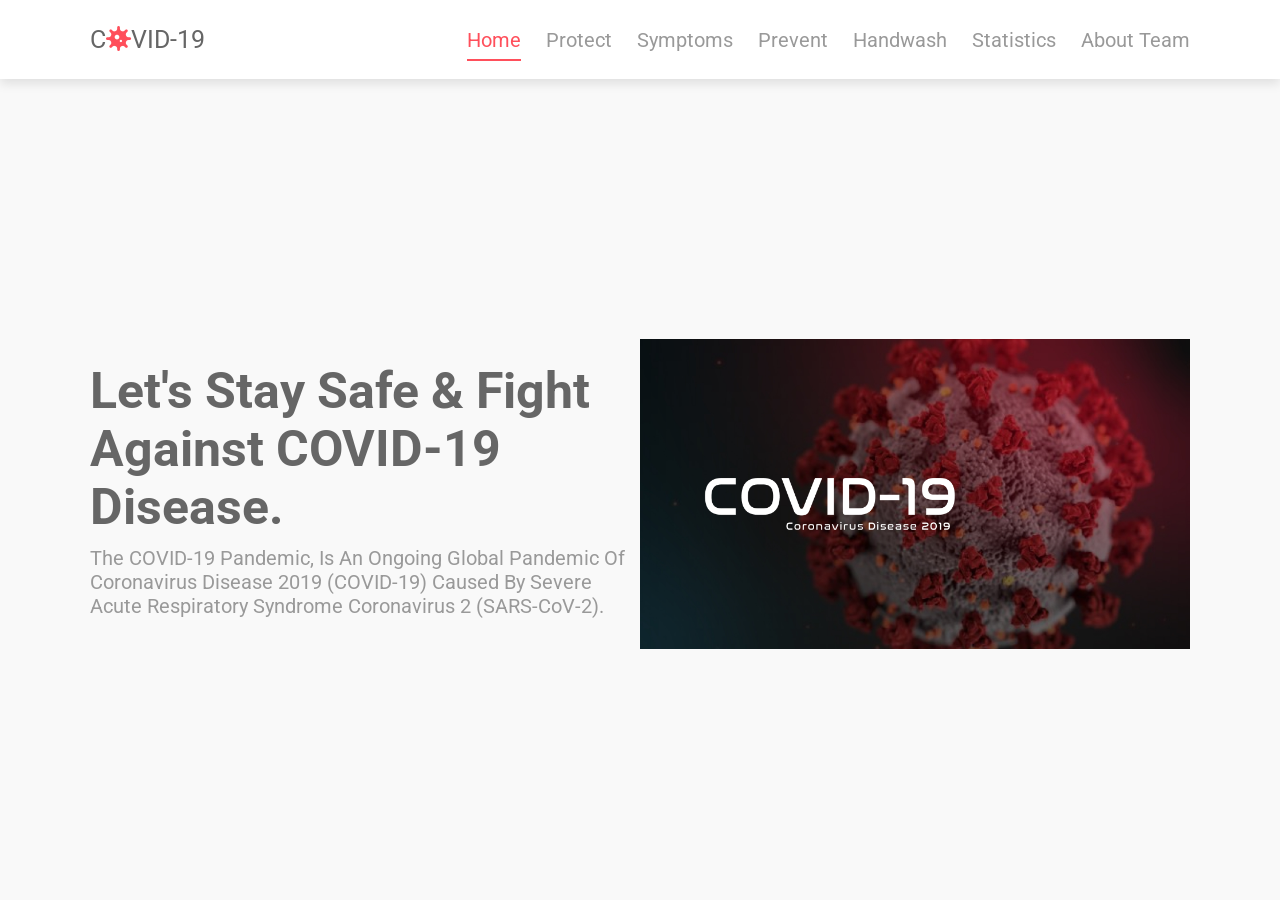
<file: index.html>
<!DOCTYPE html>
<html lang="en">
<head>
    <meta charset="UTF-8">
    <meta name="viewport" content="width=device-width, initial-scale=1.0">
    <title> Covid-19 Website </title>

<!-- font awesome cdn link  -->
    <link rel="stylesheet" href="https://cdnjs.cloudflare.com/ajax/libs/font-awesome/5.15.3/css/all.min.css">
    <!-- custom css file link  -->
    <link rel="stylesheet" href="css/style.css">

</head>
<body>
    
<!-- header section starts  -->

<header>

    <a href="#" class="logo">c<span class="fas fa-virus"></span>VID-19</a>

    <div id="menu" class="fas fa-bars"></div>

    <nav class="navbar">
        <ul>
            <li><a class="active" href="index.html">home</a></li>
            <li><a href="protect.html">protect</a></li>
            <li><a href="symptoms.html">symptoms</a></li>
            <li><a href="prevent.html">prevent</a></li>
            <li><a href="handwash.html">handwash</a></li>
            <li><a href="CT/index.html">Statistics</a></li>
            <li><a href="aboutus.html">About Team</a></li>
        </ul>
    </nav>

</header>

<!-- header section ends -->

<!-- home section starts  -->

<section class="home" id="home">

    <div class="content">

        <h3>Let's Stay Safe & Fight Against COVID-19 Disease.</h3>
        <p>The COVID-19 pandemic, is an ongoing global pandemic of coronavirus disease 2019 (COVID-19) caused by severe acute respiratory syndrome coronavirus 2 (SARS-CoV-2). </p>

    </div>

    <div class="image">
        <img src="images/cv.jpg" alt="">
    </div>

</section>
<!-- home section ends -->
    

</body>
</html>
</file>
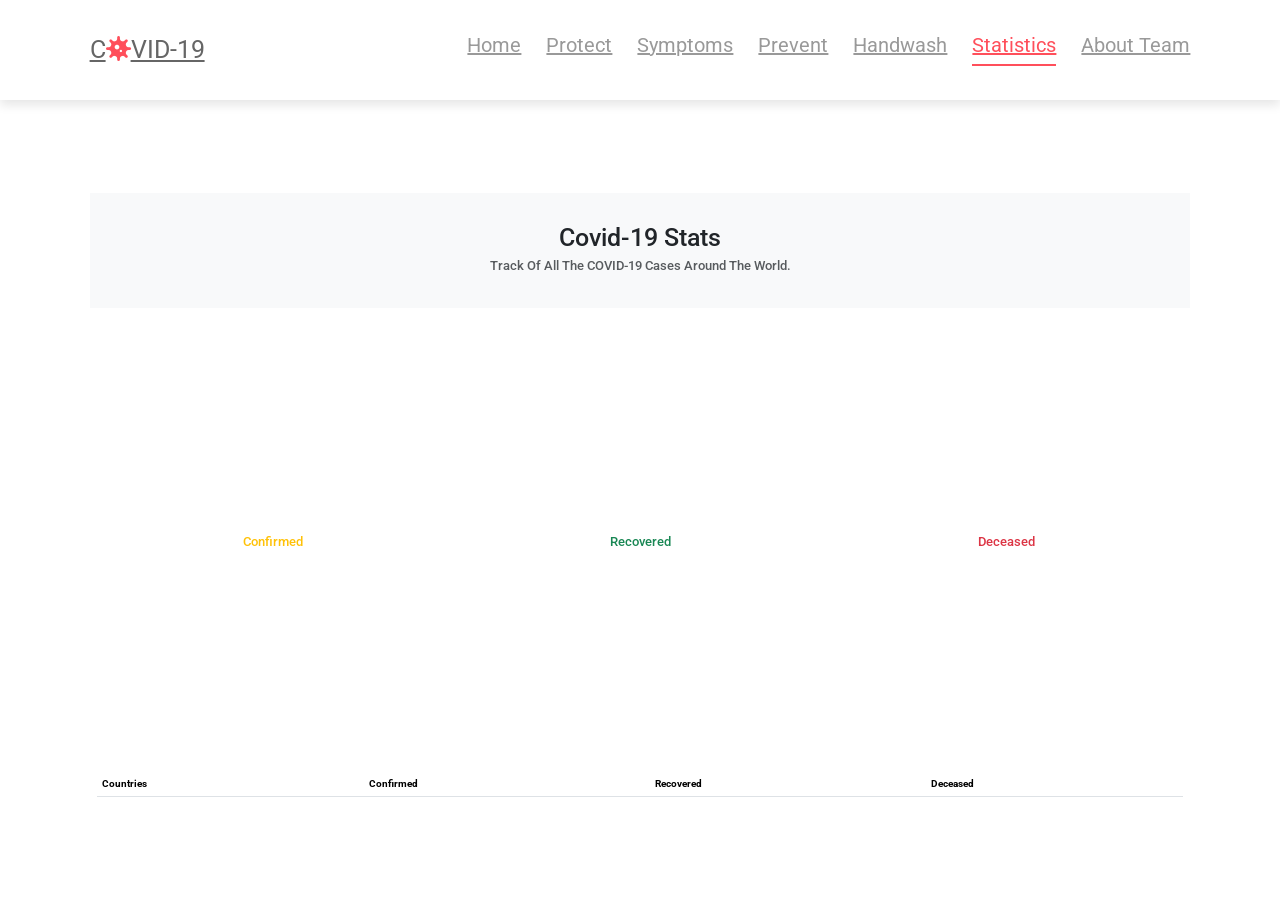
<file: CT/index.html>
<!DOCTYPE html>
<html lang="en">
<head>
    <meta charset="UTF-8">
    <meta name="viewport" content="width=device-width, initial-scale=1.0">
  <link rel="stylesheet" href="css/style.css">


   <!-- font awesome cdn link  -->
    <link rel="stylesheet" href="https://cdnjs.cloudflare.com/ajax/libs/font-awesome/5.15.3/css/all.min.css">

    
   <link rel="stylesheet" href="https://cdn.jsdelivr.net/npm/bootstrap@5.0.1/dist/css/bootstrap.min.css" integrity="sha384-+0n0xVW2eSR5OomGNYDnhzAbDsOXxcvSN1TPprVMTNDbiYZCxYbOOl7+AMvyTG2x" crossorigin="anonymous">

   <title>Covid-19 Tracker</title>
</head>
<body>
<header>

    <a href="#" class="logo">c<span class="fas fa-virus"></span>VID-19</a>

    <div id="menu" class="fas fa-bars"></div>

    <nav class="navbar">
        <ul>
            <li><a href="../index.html">home</a></li>
            <li><a href="../protect.html">protect</a></li>
            <li><a href="../symptoms.html">symptoms</a></li>
            <li><a href="../index.html">prevent</a></li>
            <li><a href="../handwash.html">handwash</a></li>
            <li><a class="active" href="index.html">Statistics</a></li>
            <li><a href="../aboutus.html">About Team</a></li>
     
        </ul>
    </nav>

</header>

<!-- header section ends -->
<!-- home section starts  -->

<section class="home" id="home">

    <div class="content">

       
    <div class="container-fluid bg-light p-5 text-center my-3">
        <h1 class="">Covid-19 Stats</h1>
        <h5 class="text-muted">Track of all the COVID-19 cases around the world.</h5>
    </div>
        </div>
      <div class="container my-5">
        <div class="row text-center">
            <div class="col-4 text-warning">
                <h5>Confirmed</h5>
                <div id="cnf"></div>
            </div>
            <div class="col-4 text-success">
                <h5>Recovered</h5>
                <div id="rec"></div>
            </div>
            <div class="col-4 text-danger">
                <h5>Deceased</h5>
                <div id="deth"></div>
            </div>
        </div>
    </div>


    <div class="container-fluid">
        <div class="table-responsive">
            <table class="table">
                <thead class="thead-dark">
                    <tr>
                        <th scope="col">Countries</th>
                        <th scope="col">Confirmed</th>
                        <th scope="col">Recovered</th>
                        <th scope="col">Deceased</th>
                    </tr>
                </thead>
               
                <tbody id="dataBody">
                    <!-- Data will be dynamically added here -->
                </tbody>
            </table>
        </div>
    </div>

    </div>

   

</section>
<!-- home section ends -->
<script src="index.js"></script>


</body>
</html>
</file>
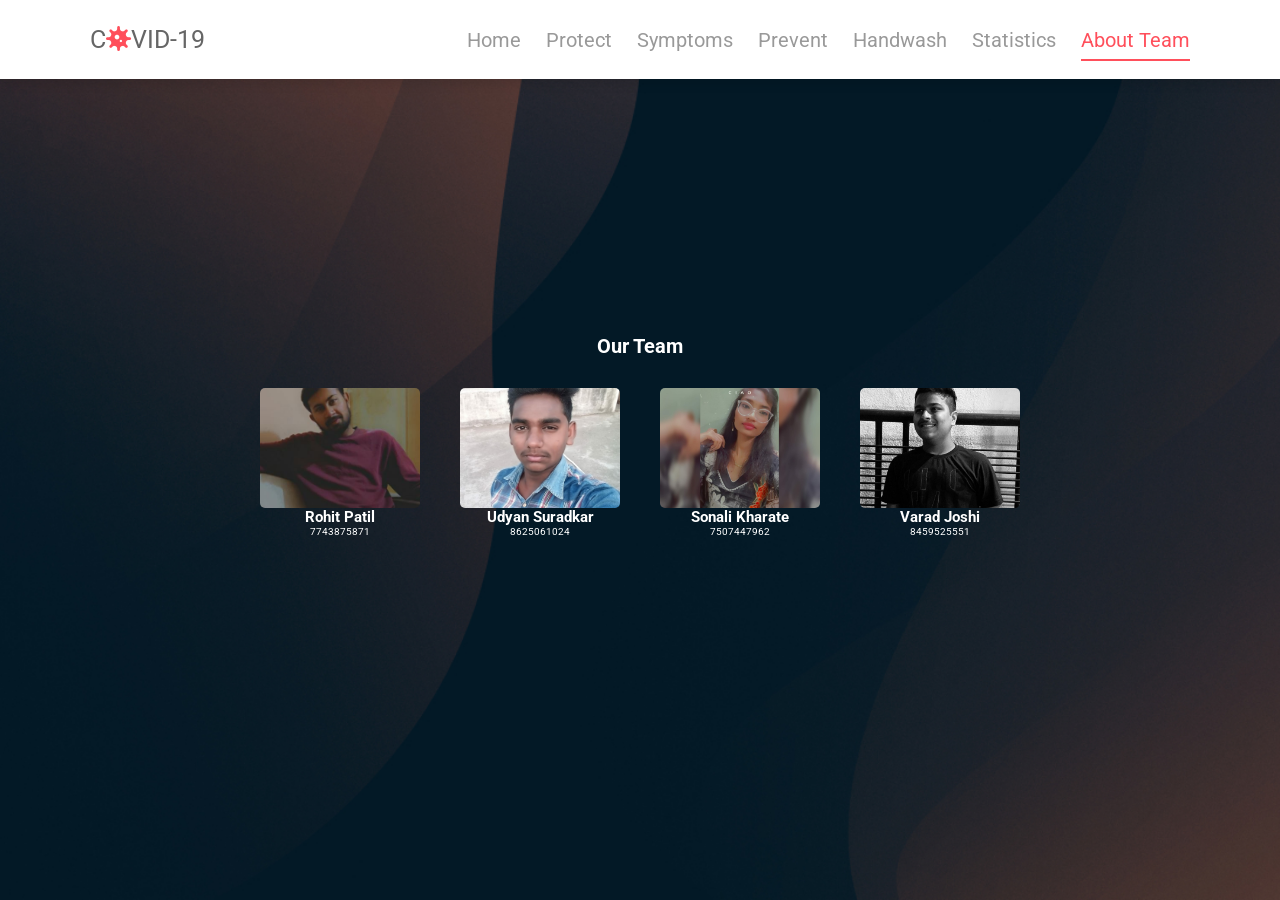
<file: aboutus.html>
<!DOCTYPE html>
<html lang="en">
<head>
    <meta charset="UTF-8">
    <meta name="viewport" content="width=device-width, initial-scale=1.0">
    <title> Covid-19 Website </title>
<link rel="stylesheet" type="text/css" href="style.css">
    
    <link rel="stylesheet" href="https://cdnjs.cloudflare.com/ajax/libs/font-awesome/4.7.0/css/font-awesome.min.css">
   
    <link rel="stylesheet" href="https://cdnjs.cloudflare.com/ajax/libs/font-awesome/5.15.3/css/all.min.css">
    <!-- custom css file link  -->
    <link rel="stylesheet" href="css/style.css">
   

</head>
<body>
    
<!-- header section starts  -->

<header>

    <a href="#" class="logo">c<span class="fas fa-virus"></span>VID-19</a>

    <div id="menu" class="fas fa-bars"></div>

    <nav class="navbar">
        <ul>
            <li><a href="index.html">home</a></li>
            <li><a href="protect.html">protect</a></li>
            <li><a href="symptoms.html">symptoms</a></li>
            <li><a href="prevent.html">prevent</a></li>
            <li><a href="handwash.html">handwash</a></li>
            <li><a href="CT/index.html">Statistics</a></li>
            <li><a class="active" href="aboutus.html">About Team</a></li>
        </ul>
    </nav>

</header>
<div class="container">
    <h1>Our Team</h1>
        
        <div class="Our Team">
            
            <div class="cards">
                <div class="card">
                    <div class="card-img card-img1"></div>
                    <div class="card-body">
                        <h2><center>Rohit Patil</center></h2>
                        <span><center>7743875871</center></span>
                        
                    </div>
                    </div>
            
            
            <div class="card">
                    <div class="card-img card-img2"></div>
                    <card class="card-body">
                        <h2><center>Udyan Suradkar</center></h2>
                        <span><center>8625061024</center></span>                        
                    </card>
                </div>
            
            <div class="card">
                    <div class="card-img card-img3"></div>
                    <card class="card-body">
                        <h2><center>Sonali Kharate</center></h2>
                        <span><center>7507447962</center></span>
                       
                    </card>
                </div>
            
            <div class="card">
                    <div class="card-img card-img4"></div>
                    <card class="card-body">
                        <h2><center>Varad Joshi</center></h2>
                        <span><center>8459525551</center></span>
                       
                    </card>
                </div>
        
            
        </div>


</body>
</html>
</file>
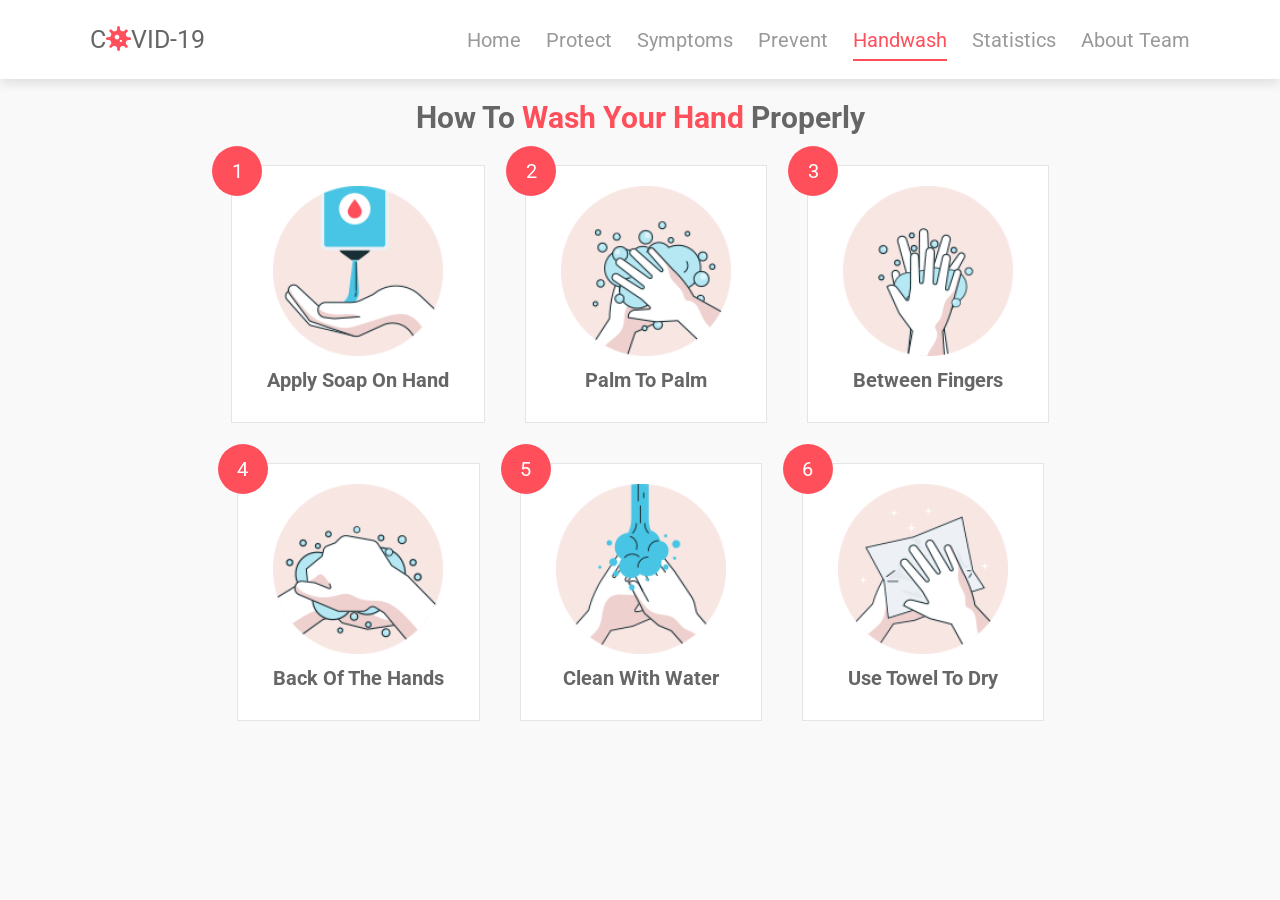
<file: handwash.html>
<!DOCTYPE html>
<html lang="en">
<head>
    <meta charset="UTF-8">
    <meta name="viewport" content="width=device-width, initial-scale=1.0">
    <title> Covid-19 Website </title>

<!-- font awesome cdn link  -->
    <link rel="stylesheet" href="https://cdnjs.cloudflare.com/ajax/libs/font-awesome/5.15.3/css/all.min.css">
    <!-- custom css file link  -->
    <link rel="stylesheet" href="css/style.css">

</head>
<body>
    
<!-- header section starts  -->

<header>

    <a href="#" class="logo">c<span class="fas fa-virus"></span>VID-19</a>

    <div id="menu" class="fas fa-bars"></div>

    <nav class="navbar">
        <ul>
            <li><a href="index.html">home</a></li>
            <li><a href="protect.html">protect</a></li>
            <li><a href="symptoms.html">symptoms</a></li>
            <li><a href="prevent.html">prevent</a></li>
            <li><a class="active" href="handwash.html">handwash</a></li>
            <li><a href="CT/index.html">Statistics</a></li>
            <li><a href="aboutus.html">About Team</a></li>
        </ul>
    </nav>

</header>

<!-- header section ends -->
<!-- handwash section starts  -->

<section class="handwash" id="handwash">

    <h1 class="heading">how to <span>wash your hand</span> properly</h1>

    <div class="box-container">

        <div class="box">
            <span>1</span>
            <img src="images/hadnwash-1.png" alt="">
            <h3>Apply Soap on Hand</h3>
        </div>

        <div class="box">
            <span>2</span>
            <img src="images/hadnwash-2.png" alt="">
            <h3>Palm to Palm</h3>
        </div>

        <div class="box">
            <span>3</span>
            <img src="images/hadnwash-3.png" alt="">
            <h3>Between Fingers</h3>
        </div>

        <div class="box">
            <span>4</span>
            <img src="images/hadnwash-4.png" alt="">
            <h3>Back of The Hands</h3>
        </div>

        <div class="box">
            <span>5</span>
            <img src="images/hadnwash-5.png" alt="">
            <h3>clean with water</h3>
        </div>

        <div class="box">
            <span>6</span>
            <img src="images/hadnwash-6.png" alt="">
            <h3>Use Towel to Dry</h3>
        </div>

    </div>

</section>

<!-- handwash section ends -->


</body>
</html>
</file>
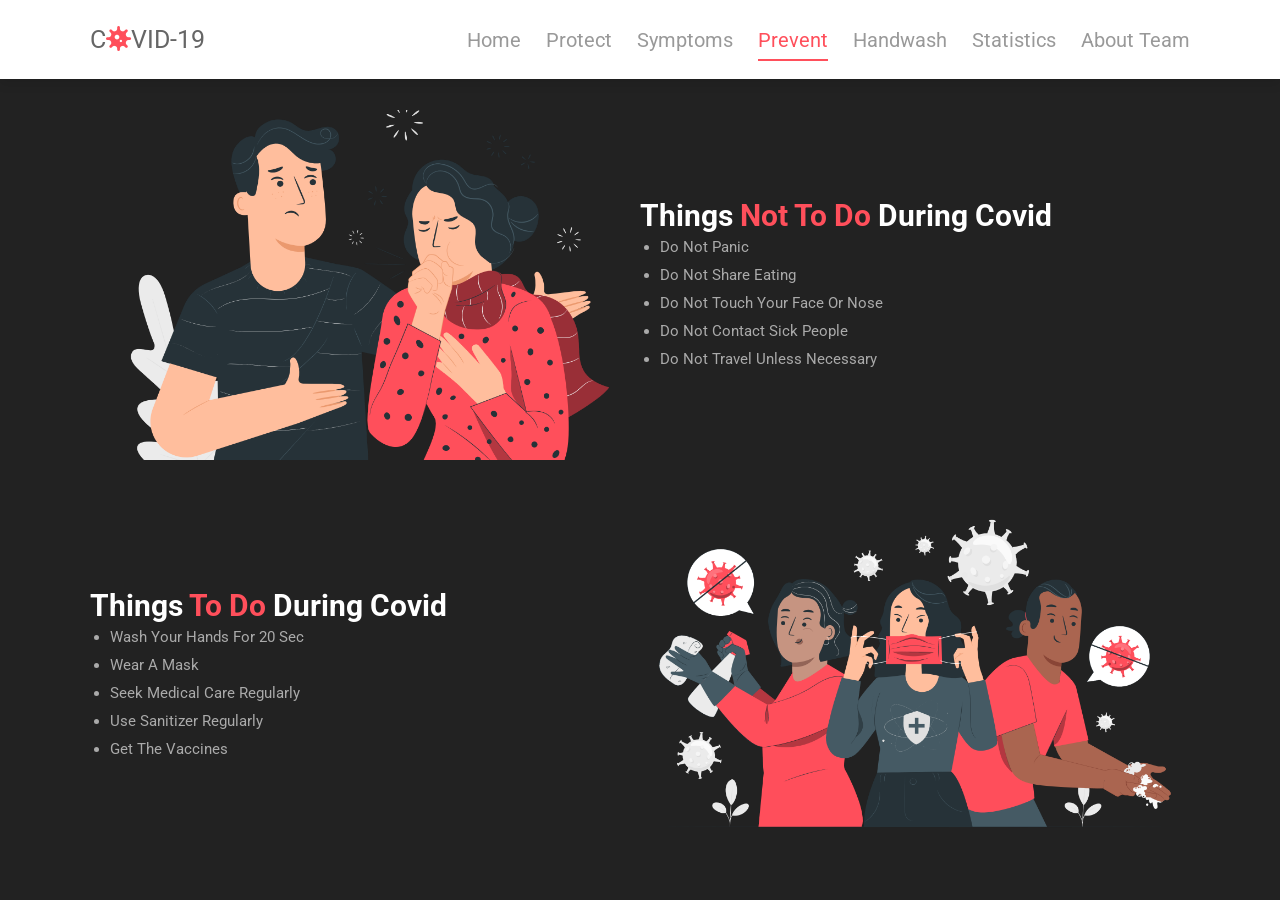
<file: prevent.html>
<!DOCTYPE html>
<html lang="en">
<head>
    <meta charset="UTF-8">
    <meta name="viewport" content="width=device-width, initial-scale=1.0">
    <title> Covid-19 Website </title>

<!-- font awesome cdn link  -->
    <link rel="stylesheet" href="https://cdnjs.cloudflare.com/ajax/libs/font-awesome/5.15.3/css/all.min.css">
    <!-- custom css file link  -->
    <link rel="stylesheet" href="css/style.css">

</head>
<body>
    
<!-- header section starts  -->

<header>

    <a href="#" class="logo">c<span class="fas fa-virus"></span>VID-19</a>

    <div id="menu" class="fas fa-bars"></div>

    <nav class="navbar">
        <ul>
            <li><a href="index.html">home</a></li>
            <li><a href="protect.html">protect</a></li>
            <li><a href="symptoms.html">symptoms</a></li>
            <li><a class="active" href="prevent.html">prevent</a></li>
            <li><a href="handwash.html">handwash</a></li>
            <li><a href="CT/index.html">Statistics</a></li>
            <li><a href="aboutus.html">About Team</a></li>
        </ul>
    </nav>

</header>

<!-- header section ends -->
<!-- prevent section starts  -->

<section class="prevent" id="prevent">

    <div class="row">

        <div class="image">
            <img src="images/dont-img.png" alt="">
        </div>

        <div class="content">
            <h1 class="heading">things <span>not to do</span> during covid</h1>
        
            <ul>
                <li>Do not panic</li>
                <li>Do Not Share Eating</li>
                <li>Do Not Touch Your Face or Nose</li>
                <li>Do Not Contact Sick People</li>
                <li>Do not travel unless necessary</li>
            </ul>
        </div>

    </div>

    <div class="row">

        <div class="content">
            <h1 class="heading">things <span>to do</span> during covid</h1>
            
            <ul>
                <li>Wash Your Hands For 20 sec</li>
                <li>Wear a Mask </li>
                <li>Seek Medical Care Regularly</li>
                <li>Use Sanitizer Regularly</li>
                <li>Get the Vaccines</li>
            </ul>
        </div>

        <div class="image">
            <img src="images/do-img.png" alt="">
        </div>

    </div>

</section>

<!-- prevent section ends -->


</body>
</html>
</file>
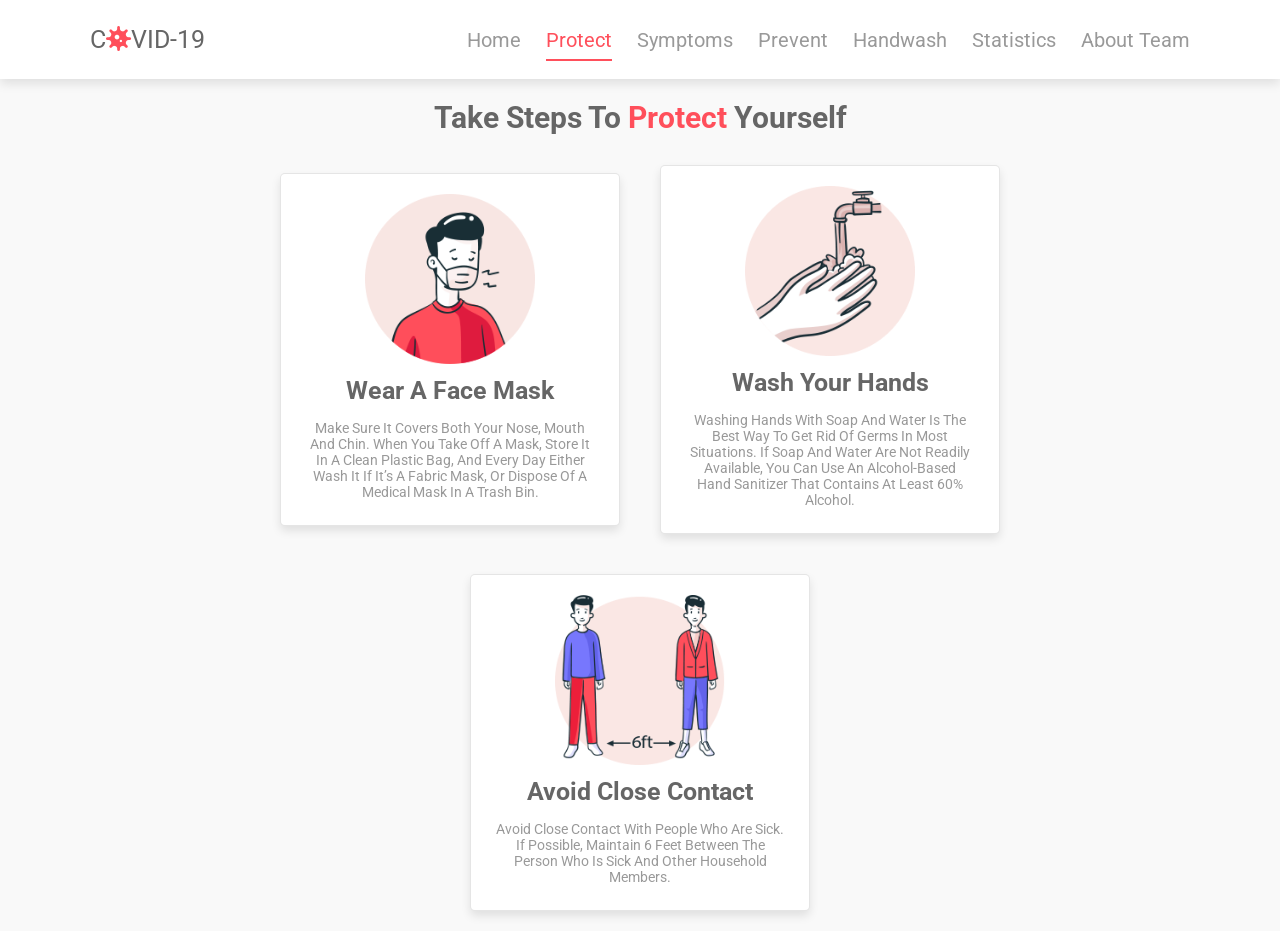
<file: protect.html>
<!DOCTYPE html>
<html lang="en">
<head>
    <meta charset="UTF-8">
    <meta name="viewport" content="width=device-width, initial-scale=1.0">
    <title> Covid-19 Website </title>
<!-- font awesome cdn link  -->
    <link rel="stylesheet" href="https://cdnjs.cloudflare.com/ajax/libs/font-awesome/5.15.3/css/all.min.css">

    <!-- custom css file link  -->
    <link rel="stylesheet" href="css/style.css">

</head>
<body>
    
<!-- header section starts  -->

<header>

    <a href="#" class="logo">c<span class="fas fa-virus"></span>VID-19</a>

    <div id="menu" class="fas fa-bars"></div>

    <nav class="navbar">
        <ul>
            <li><a href="index.html">home</a></li>
            <li><a  class="active" href="protect.html">protect</a></li>
            <li><a href="symptoms.html">symptoms</a></li>
            <li><a href="prevent.html">prevent</a></li>
            <li><a href="handwash.html">handwash</a></li>
            <li><a href="CT/index.html">Statistics</a></li>
            <li><a href="aboutus.html">About Team</a></li>
        </ul>
    </nav>

</header>
<section class="protect" id="protect">

    <h1 class="heading">take steps to <span>protect</span> yourself</h1>

    <div class="box-container">

        <div class="box">
            <img src="images/protect-1.png" alt="">
            <h3>Wear A Face Mask</h3>
            <p>Make sure it covers both your nose, mouth and chin. 
When you take off a mask, store it in a clean plastic bag, and every day either wash it if it’s a fabric mask, or dispose of a medical mask in a trash bin.</p>
        
        </div>

        <div class="box">
            <img src="images/protect-2.png" alt="">
            <h3>Wash Your Hands</h3>
            <p>Washing hands with soap and water is the best way to get rid of germs in most situations. If soap and water are not readily available, you can use an alcohol-based hand sanitizer that contains at least 60% alcohol.</p>
            
        </div>

        <div class="box">
            <img src="images/protect-3.png" alt="">
            <h3>Avoid Close Contact</h3>
            <p>Avoid close contact with people who are sick. If possible, maintain 6 feet between the person who is sick and other household members.</p>
            
        </div>

    </div>

</section>

<!-- header section ends -->

</body>
</html>
</file>
<file: css/style.css>
@import url('https://fonts.googleapis.com/css2?family=Roboto:wght@100;300;400&display=swap');

:root{
    --red:#FF4F5B;
}

*{
    font-family: 'Roboto', sans-serif;
    margin:0; padding:0;
    box-sizing: border-box;
    outline: none; border:none;
    text-decoration: none;
    transition:all .3s cubic-bezier(.16,.8,.62,1.52);
    text-transform: capitalize;
}

*::selection{
    background:var(--red);
    color:#fff;
}

html{
    font-size: 62.5%;
    overflow-x: hidden;
}

html::-webkit-scrollbar{
    width:1.3rem;
}

html::-webkit-scrollbar-track{
    background: #999;
}

html::-webkit-scrollbar-thumb{
    background: var(--red);
}

body{
    background:#f9f9f9;
}

section{
    min-height: 100vh;
    padding:0 7%;
    padding-top: 9rem;
}

.btn{
    display: inline-block;
    margin-top: 1rem;
    padding:1rem 4rem;
    border-radius: 5rem;
    background:var(--red);
    color:#fff;
    overflow: hidden;
    position: relative;
    z-index: 0;
    font-size: 1.7rem;
}

.btn::before{
    content:'';
    position: absolute;
    top: 0; left: 0;
    height: 100%;
    width: 100%;
    z-index: -1;
    background:#444;
    clip-path: polygon(0 0, 100% 0, 0 0, 0% 100%);
    transition:.3s linear;
}

.btn:hover::before{
    clip-path: polygon(0 0, 100% 0, 100% 100%, 0% 100%);
}

.heading{
    font-size: 3rem;
    color:#666;
}

.heading span{
    color:var(--red);
}


header{
    width:100%;
    background: #fff;
    display: flex;
    align-items: center;
    justify-content: space-between;
    position: fixed;
    top:0; left: 0;
    z-index: 1000;
    padding:2.5rem 7%;
    box-shadow: 0 .5rem 1rem rgba(0,0,0,.1);
}

header .logo{
    font-size: 2.5rem;
    color:#666;
}

header .logo span{
    color:var(--red);
}

header .navbar ul{
    display: flex;
    align-items: center;
    justify-content: center;
    list-style: none;
}

header .navbar ul li{
    margin-left: 2.5rem;
}

header .navbar ul li a{
    color:#999;
    font-size: 2rem;
}

header .navbar ul li a.active,
header .navbar ul li a:hover{
    color:var(--red);
    border-bottom: .2rem solid var(--red);
    padding:.7rem 0;
}

#menu{
    font-size: 3rem;
    color:#999;
    cursor: pointer;
    display: none;
}

.home{
    display: flex;
    align-items: center;
    justify-content: center;
    flex-wrap: wrap;
}

.home .image{
    flex:1 1 40rem;
}

.home .image img{
    width:100%;
}

.home .content{
    flex:1 1 40rem;
}

.home .content span{
    color:var(--red);
    font-size: 2.5rem;
}

.home .content h3{
    color:#666;
    font-size: 5rem;
}

.home .content p{
    color:#999;
    font-size: 2rem;
    padding:1rem 0;
}

.protect .heading{
    text-align: center;
    padding:1rem;
}

.protect .box-container{
    display: flex;
    align-items: center;
    justify-content: center;
    flex-wrap: wrap;
}

.protect .box-container .box{
    background:#fff;
    border:.1rem solid rgba(0,0,0,.1);
    padding:2rem;
    margin:2rem;
    width:34rem;
    border-radius: .5rem;
    box-shadow: 0 .5rem 1rem rgba(0,0,0,.1);
    text-align: center;
}

.protect .box-container .box img{
    height: 17rem;
    width:17rem;
}

.protect .box-container .box h3{
    font-size: 2.5rem;
    color:#666;
    padding:1rem 0;
}

.protect .box-container .box p{
    font-size: 1.4rem;
    color:#999;
    padding:.5rem;
}

.protect .box-container .box:hover{
    transform:translateY(-1rem);
}

.symtoms{
    display: flex;
    align-items: center;
    justify-content: center;
    flex-wrap: wrap;
}

.symtoms .content{
    flex:1 1 40rem;
}

.symtoms .image{
    flex:1 1 40rem;
}

.symtoms .image img{
    width:100%;
}

.symtoms .content p{
    font-size: 1.5rem;
    color:#999;
    padding:1rem 0;
}

.symtoms .content ul{
    display: flex;
    flex-wrap: wrap;
    padding:1rem 0;
}

.symtoms .content ul .two{
    padding-left: 4.5rem;
}

.symtoms .content ul li{
    margin-left: 2rem;
    font-size: 1.5rem;
    color:#666;
    padding: .5rem 0;
}

.prevent{
    background:#222;
}

.prevent .row{
    display: flex;
    align-items: center;
    justify-content: center;
    flex-wrap: wrap;
    padding:2rem 0;
}

.prevent .row .image{
    flex:1 1 37rem;
    height:35rem;
    text-align: center;
}

.prevent .row .image img{
    height:100%;
    width:100%;
    object-fit: cover;
}

.prevent .row .content{
    padding:2rem 0;
    flex:1 1 37rem;
}

.prevent .row .content .heading{
    color:#fff;
}

.prevent .row .content p{
    font-size: 1.7rem;
    color:#aaa;
    padding:1rem 0;
}

.prevent .row .content ul li{
    margin-left: 2rem;
    font-size: 1.5rem;
    color:#aaa;
    padding:.5rem 0;
}

.handwash .heading{
    text-align: center;
    padding:1rem;
}

.handwash .box-container{
    display: flex;
    align-items: center;
    justify-content: center;
    flex-wrap: wrap;
}

.handwash .box-container .box{
    background:#fff;
    border:.1rem solid rgba(0,0,0,.1);
    margin:2rem;
    margin-top: 2rem;
    padding:2rem 3.5rem;
    text-align: center;
    position: relative;
}

.handwash .box-container .box img{
    height:17rem;
    width:17rem;
}

.handwash .box-container .box h3{
    font-size: 2rem;
    color:#666;
    padding:1rem 0;
}

.handwash .box-container .box span{
    display: block;
    position: absolute;
    top:-2rem; left:-2rem;
    height:5rem; width:5rem;
    line-height: 5rem;
    font-size: 2rem;
    color:#fff;
    background:var(--red);
    border-radius: 5rem;
}

.footer .box-container{
    display: flex;
    justify-content: center;
    flex-wrap: wrap;
}

.footer .box-container .box{
    flex:1 1 25rem;
    margin:2rem;
}

.footer .box-container .box h3{
    font-size: 2.5rem;
    color:rgb(14, 6, 6);
    padding-bottom: 2rem;
    font-weight: normal;
}

.footer .box-container .box p{
    font-size: 1.5rem;
    color:rgb(27, 10, 10);
    padding:1rem 0;
}

.footer .box-container .box p i{
    padding-right: 1rem;
  
}

.footer .box-container .box a{
    font-size: 1.5rem;
    color:rgb(14, 6, 6);
    padding:1rem 0;
    display: block;
}

.footer .box-container .box a:hover{
    color:var(--red);
}

.footer .box-container .box .share{
    display: flex;
    flex-wrap: wrap;
    padding:1rem 0;
}

.footer .box-container .box .share a{
    height:4rem;
    width:4rem;
    line-height: 2rem;
    text-align: center;
    border-radius: 5rem;
    border:.1rem solid rgba(15, 11, 11, 0.2);
    margin-right: 1rem;
}

.footer .box-container .box .share a:hover{
    background:rgb(12, 9, 9);
}

.footer .credit{
    padding:2rem 1rem;
    text-align: center;
    color:#0f0d0d;
    font-weight: normal;
    font-size: 2rem;
    border-top: .1rem solid #fff3;
}

.footer .credit a{
    color:rgb(12, 9, 9);
}


.scroll-top{
    position: fixed;
    bottom:7.5rem; right:2rem;
    z-index: 100;
    display: none;
}

.scroll-top img{
    height: 7rem;
}
</file>
<file: CT/css/style.css>
@import url('https://fonts.googleapis.com/css2?family=Roboto:wght@100;300;400&display=swap');

:root{
    --red:#FF4F5B;
}

*{
    font-family: 'Roboto', sans-serif;
    margin:0; padding:0;
    box-sizing: border-box;
    outline: none; border:none;
    text-decoration: none;
    transition:all .3s cubic-bezier(.16,.8,.62,1.52);
    text-transform: capitalize;
}

*::selection{
    background:var(--red);
    color:#fff;
}

html{
    font-size: 62.5%;
    overflow-x: hidden;
}

html::-webkit-scrollbar{
    width:1.3rem;
}

html::-webkit-scrollbar-track{
    background: #999;
}

html::-webkit-scrollbar-thumb{
    background: var(--red);
}

body{
    background:#f9f9f9;
}

section{
    min-height: 100vh;
    padding:0 7%;
    padding-top: 9rem;
}

.btn{
    display: inline-block;
    margin-top: 1rem;
    padding:1rem 4rem;
    border-radius: 5rem;
    background:var(--red);
    color:#fff;
    overflow: hidden;
    position: relative;
    z-index: 0;
    font-size: 1.7rem;
}

.btn::before{
    content:'';
    position: absolute;
    top: 0; left: 0;
    height: 100%;
    width: 100%;
    z-index: -1;
    background:#444;
    clip-path: polygon(0 0, 100% 0, 0 0, 0% 100%);
    transition:.3s linear;
}

.btn:hover::before{
    clip-path: polygon(0 0, 100% 0, 100% 100%, 0% 100%);
}

.heading{
    font-size: 3rem;
    color:#666;
}

.heading span{
    color:var(--red);
}


header{
    width:100%;
    background: #fff;
    display: flex;
    align-items: center;
    justify-content: space-between;
    position: fixed;
    top:0; left: 0;
    z-index: 1000;
    padding:2.5rem 7%;
    box-shadow: 0 .5rem 1rem rgba(0,0,0,.1);
}

header .logo{
    font-size: 2.5rem;
    color:#666;
}

header .logo span{
    color:var(--red);
}

header .navbar ul{
    display: flex;
    align-items: center;
    justify-content: center;
    list-style: none;
}

header .navbar ul li{
    margin-left: 2.5rem;
}

header .navbar ul li a{
    color:#999;
    font-size: 2rem;
}

header .navbar ul li a.active,
header .navbar ul li a:hover{
    color:var(--red);
    border-bottom: .2rem solid var(--red);
    padding:.7rem 0;
}

#menu{
    font-size: 3rem;
    color:#999;
    cursor: pointer;
    display: none;
}

.home{
    display: flex;
    align-items: center;
    justify-content: center;
    flex-wrap: wrap;
}

.home .image{
    flex:1 1 40rem;
}

.home .image img{
    width:100%;
}

.home .content{
    flex:1 1 40rem;
}

.home .content span{
    color:var(--red);
    font-size: 5rem;
}

.home .content h3{
    color:#666;
    font-size: 5rem;
}

.home .content p{
    color:#999;
    font-size: 2rem;
    padding:1rem 0;
}


.protect .heading{
    text-align: center;
    padding:1rem;
}

.protect .box-container{
    display: flex;
    align-items: center;
    justify-content: center;
    flex-wrap: wrap;
}

.protect .box-container .box{
    background:#fff;
    border:.1rem solid rgba(0,0,0,.1);
    padding:2rem;
    margin:2rem;
    width:34rem;
    border-radius: .5rem;
    box-shadow: 0 .5rem 1rem rgba(0,0,0,.1);
    text-align: center;
}

.protect .box-container .box img{
    height: 17rem;
    width:17rem;
}

.protect .box-container .box h3{
    font-size: 2.5rem;
    color:#666;
    padding:1rem 0;
}

.protect .box-container .box p{
    font-size: 1.4rem;
    color:#999;
    padding:.5rem;
}

.protect .box-container .box:hover{
    transform:translateY(-1rem);
}

.symtoms{
    display: flex;
    align-items: center;
    justify-content: center;
    flex-wrap: wrap;
}

.symtoms .content{
    flex:1 1 40rem;
}

.symtoms .image{
    flex:1 1 40rem;
}

.symtoms .image img{
    width:100%;
}

.symtoms .content p{
    font-size: 1.5rem;
    color:#999;
    padding:1rem 0;
}

.symtoms .content ul{
    display: flex;
    flex-wrap: wrap;
    padding:1rem 0;
}

.symtoms .content ul .two{
    padding-left: 4.5rem;
}

.symtoms .content ul li{
    margin-left: 2rem;
    font-size: 1.5rem;
    color:#666;
    padding: .5rem 0;
}

.prevent{
    background:#222;
}

.prevent .row{
    display: flex;
    align-items: center;
    justify-content: center;
    flex-wrap: wrap;
    padding:2rem 0;
}

.prevent .row .image{
    flex:1 1 37rem;
    height:35rem;
    text-align: center;
}

.prevent .row .image img{
    height:100%;
    width:100%;
    object-fit: cover;
}

.prevent .row .content{
    padding:2rem 0;
    flex:1 1 37rem;
}

.prevent .row .content .heading{
    color:#fff;
}

.prevent .row .content p{
    font-size: 1.7rem;
    color:#aaa;
    padding:1rem 0;
}

.prevent .row .content ul li{
    margin-left: 2rem;
    font-size: 1.5rem;
    color:#aaa;
    padding:.5rem 0;
}

.handwash .heading{
    text-align: center;
    padding:1rem;
}

.handwash .box-container{
    display: flex;
    align-items: center;
    justify-content: center;
    flex-wrap: wrap;
}

.handwash .box-container .box{
    background:#fff;
    border:.1rem solid rgba(0,0,0,.1);
    margin:2rem;
    margin-top: 2rem;
    padding:2rem 3.5rem;
    text-align: center;
    position: relative;
}

.handwash .box-container .box img{
    height:17rem;
    width:17rem;
}

.handwash .box-container .box h3{
    font-size: 2rem;
    color:#666;
    padding:1rem 0;
}

.handwash .box-container .box span{
    display: block;
    position: absolute;
    top:-2rem; left:-2rem;
    height:5rem; width:5rem;
    line-height: 5rem;
    font-size: 2rem;
    color:#fff;
    background:var(--red);
    border-radius: 5rem;
}

.footer .box-container{
    display: flex;
    justify-content: center;
    flex-wrap: wrap;
}

.footer .box-container .box{
    flex:1 1 25rem;
    margin:2rem;
}

.footer .box-container .box h3{
    font-size: 2.5rem;
    color:rgb(14, 6, 6);
    padding-bottom: 2rem;
    font-weight: normal;
}

.footer .box-container .box p{
    font-size: 1.5rem;
    color:rgb(27, 10, 10);
    padding:1rem 0;
}

.footer .box-container .box p i{
    padding-right: 1rem;
  
}

.footer .box-container .box a{
    font-size: 1.5rem;
    color:rgb(14, 6, 6);
    padding:1rem 0;
    display: block;
}

.footer .box-container .box a:hover{
    color:var(--red);
}

.footer .box-container .box .share{
    display: flex;
    flex-wrap: wrap;
    padding:1rem 0;
}

.footer .box-container .box .share a{
    height:4rem;
    width:4rem;
    line-height: 2rem;
    text-align: center;
    border-radius: 5rem;
    border:.1rem solid rgba(15, 11, 11, 0.2);
    margin-right: 1rem;
}

.footer .box-container .box .share a:hover{
    background:rgb(12, 9, 9);
}

.footer .credit{
    padding:2rem 1rem;
    text-align: center;
    color:#0f0d0d;
    font-weight: normal;
    font-size: 2rem;
    border-top: .1rem solid #fff3;
}

.footer .credit a{
    color:rgb(12, 9, 9);
}


.scroll-top{
    position: fixed;
    bottom:7.5rem; right:2rem;
    z-index: 100;
    display: none;
}

.scroll-top img{
    height: 7rem;
}



/* media queries  */

@media (max-width:991px){

    html{
        font-size: 55%;
    }

}

@media (max-width:768px){

    #menu{
        display: block;
    }

    header .navbar{
        position: fixed;
        top:8rem; left:-120%;
        height: 100%;
        width:100%;
        background:#eee;
        border-top: .2rem solid rgba(0,0,0,.1);
    }

    header .navbar ul{
        flex-flow: column;
        padding:2rem;
    }

    header .navbar ul li{
        text-align: center;
        width:100%;
        margin:1rem 0;
    }

    header .navbar ul li a{
        display: block;
        padding:1rem;
    }

    header .navbar ul li a.active,
    header .navbar ul li a:hover{
        padding:1rem;
        background:var(--red);
        color:#fff;
        border:none;
        border-radius: 5rem;
    }

    .fa-times{
        transform: rotate(180deg);
    }

    header .navbar.nav-toggle{
        left:0;
    }

    .home .content{
        text-align: center;
    }

    .prevent .row:last-child{
        flex-flow: column-reverse;
    }

}

@media (max-width:500px){

    html{
        font-size: 50%;
    }

    section{
        padding:0 3%;
        padding-top: 9rem;
    }

}
</file>
<file: style.css>
body{
	margin:0;
	padding: 0;
	font-family: 'Montserrat', sans-serif;
}
.container{
	width: 100%;
	height: 100vh;
	display: flex;
	justify-content: center;
	align-items: center;
	flex-direction: column;
	background-image: url(bg3.jpg);
	background-size: cover;
	background-position: center center;
	color: #fff;
	padding: 0
}

.about-us{
	display: flex;
	justify-content: center;
	align-items: center;
	width: 100%;
	flex-direction: column;
}

.cards{
	display: flex;
	justify-content: center;
	align-items: center;
	margin:10px;
	flex-wrap: wrap;
}
.card-img{
	border-radius: 5px;
}
.cards .card{
	width: 16rem;
	margin: 20px;
}
.card p{
	font-size: 14px;
}

.card-img1{
	width: 100%;
	height: 12rem;
	background-image: url('01.JPG');
	background-size: cover;
	background-position: center center;
}
.card-img2{
	width: 100%;
	height: 12rem;
	background-image: url('02.jpg');
	background-size: cover;
	background-position: center center;
}
.card-img3{
	width: 100%;
	height: 12rem;
	background-image: url('03.jpg');
	background-size: cover;
	background-position: center center;
}
.card-img4{
	width: 100%;
	height: 12rem;
	background-image: url('04.jpg');
	background-size: cover;
	background-position: center center;
}
</file>
